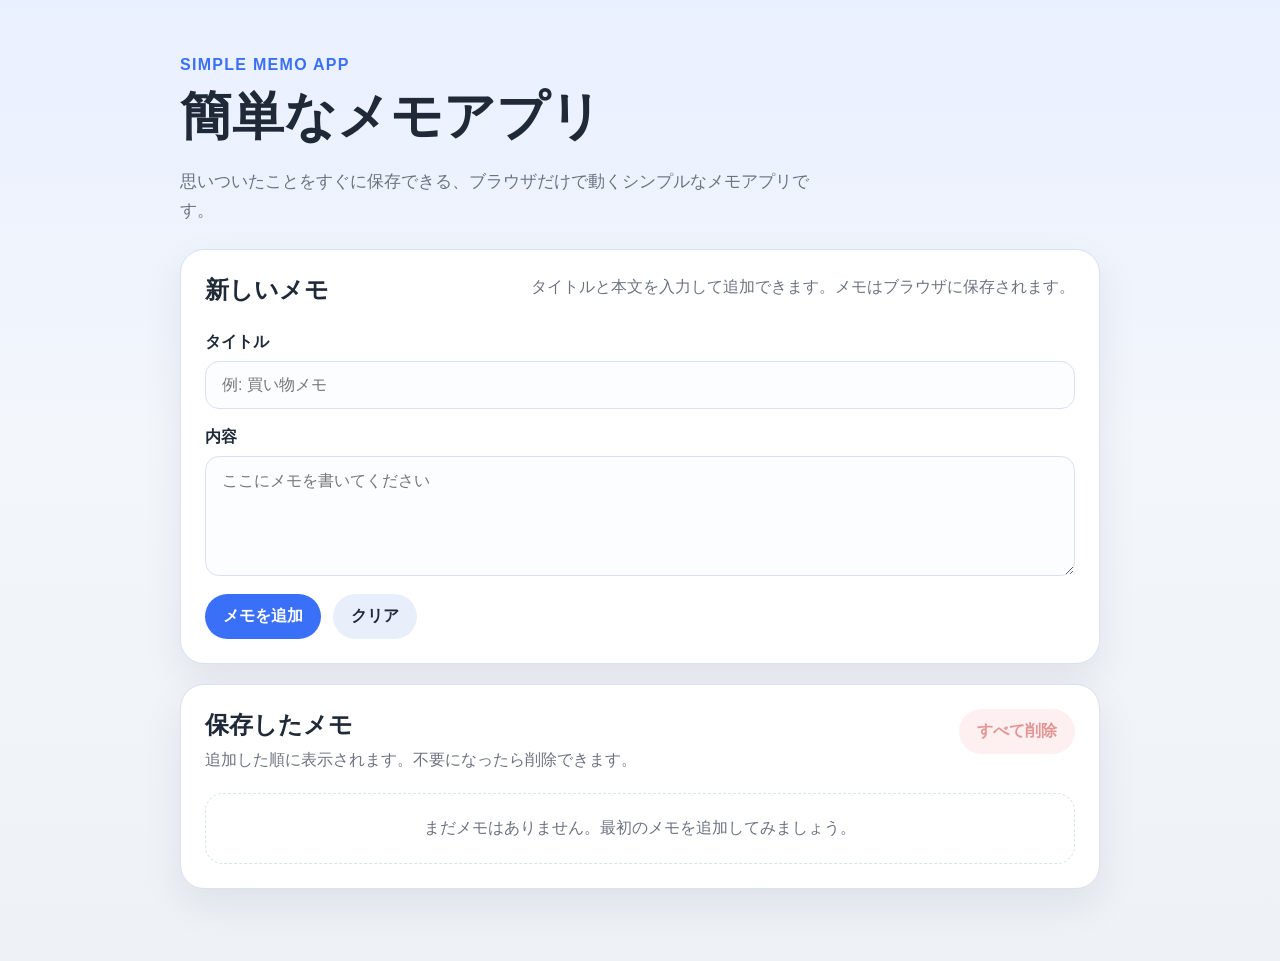
<file: index.html>
<!DOCTYPE html>
<html lang="ja">
<head>
  <meta charset="UTF-8">
  <meta name="viewport" content="width=device-width, initial-scale=1.0">
  <meta http-equiv="X-UA-Compatible" content="ie=edge">
  <link rel="stylesheet" href="stylesheet.css">
  <title>Simple Memo App</title>
</head>
<body>
  <main class="app-shell">
    <section class="hero">
      <p class="eyebrow">Simple Memo App</p>
      <h1>簡単なメモアプリ</h1>
      <p class="hero-copy">思いついたことをすぐに保存できる、ブラウザだけで動くシンプルなメモアプリです。</p>
    </section>

    <section class="memo-card" aria-labelledby="memo-form-title">
      <div class="card-header">
        <h2 id="memo-form-title">新しいメモ</h2>
        <p>タイトルと本文を入力して追加できます。メモはブラウザに保存されます。</p>
      </div>

      <form id="memo-form" class="memo-form">
        <label class="field">
          <span>タイトル</span>
          <input id="memo-title" name="title" type="text" maxlength="40" placeholder="例: 買い物メモ" required>
        </label>

        <label class="field">
          <span>内容</span>
          <textarea id="memo-content" name="content" rows="5" maxlength="300" placeholder="ここにメモを書いてください" required></textarea>
        </label>

        <div class="form-actions">
          <button type="submit" class="primary-button">メモを追加</button>
          <button type="reset" class="secondary-button">クリア</button>
        </div>
      </form>
    </section>

    <section class="memo-card" aria-labelledby="memo-list-title">
      <div class="card-header list-header">
        <div>
          <h2 id="memo-list-title">保存したメモ</h2>
          <p>追加した順に表示されます。不要になったら削除できます。</p>
        </div>
        <button id="clear-all" type="button" class="danger-button">すべて削除</button>
      </div>

      <p id="empty-state" class="empty-state">まだメモはありません。最初のメモを追加してみましょう。</p>
      <div id="memo-list" class="memo-list" aria-live="polite"></div>
    </section>
  </main>

  <template id="memo-item-template">
    <article class="memo-item">
      <div class="memo-item__body">
        <h3 class="memo-item__title"></h3>
        <p class="memo-item__content"></p>
        <time class="memo-item__date"></time>
      </div>
      <button type="button" class="icon-button" aria-label="メモを削除">削除</button>
    </article>
  </template>

  <script>
    const STORAGE_KEY = 'simple-memo-app-items';
    const memoForm = document.getElementById('memo-form');
    const memoTitle = document.getElementById('memo-title');
    const memoContent = document.getElementById('memo-content');
    const memoList = document.getElementById('memo-list');
    const emptyState = document.getElementById('empty-state');
    const clearAllButton = document.getElementById('clear-all');
    const memoTemplate = document.getElementById('memo-item-template');

    const formatDate = (isoString) => {
      const date = new Date(isoString);
      return new Intl.DateTimeFormat('ja-JP', {
        dateStyle: 'medium',
        timeStyle: 'short'
      }).format(date);
    };

    const loadMemos = () => {
      try {
        return JSON.parse(localStorage.getItem(STORAGE_KEY)) ?? [];
      } catch (error) {
        console.error('Failed to parse memos from localStorage.', error);
        return [];
      }
    };

    let memos = loadMemos();

    const saveMemos = () => {
      localStorage.setItem(STORAGE_KEY, JSON.stringify(memos));
    };

    const toggleEmptyState = () => {
      const hasMemos = memos.length > 0;
      emptyState.hidden = hasMemos;
      clearAllButton.disabled = !hasMemos;
    };

    const renderMemos = () => {
      memoList.innerHTML = '';

      memos.forEach((memo) => {
        const memoNode = memoTemplate.content.firstElementChild.cloneNode(true);
        memoNode.querySelector('.memo-item__title').textContent = memo.title;
        memoNode.querySelector('.memo-item__content').textContent = memo.content;
        memoNode.querySelector('.memo-item__date').textContent = `保存日時: ${formatDate(memo.createdAt)}`;
        memoNode.querySelector('.icon-button').addEventListener('click', () => {
          memos = memos.filter((item) => item.id !== memo.id);
          saveMemos();
          renderMemos();
        });
        memoList.appendChild(memoNode);
      });

      toggleEmptyState();
    };

    memoForm.addEventListener('submit', (event) => {
      event.preventDefault();

      const title = memoTitle.value.trim();
      const content = memoContent.value.trim();
      if (!title || !content) {
        return;
      }

      memos.unshift({
        id: crypto.randomUUID(),
        title,
        content,
        createdAt: new Date().toISOString()
      });

      saveMemos();
      renderMemos();
      memoForm.reset();
      memoTitle.focus();
    });

    clearAllButton.addEventListener('click', () => {
      if (memos.length === 0) {
        return;
      }

      memos = [];
      saveMemos();
      renderMemos();
    });

    renderMemos();
  </script>
</body>
</html>
</file>
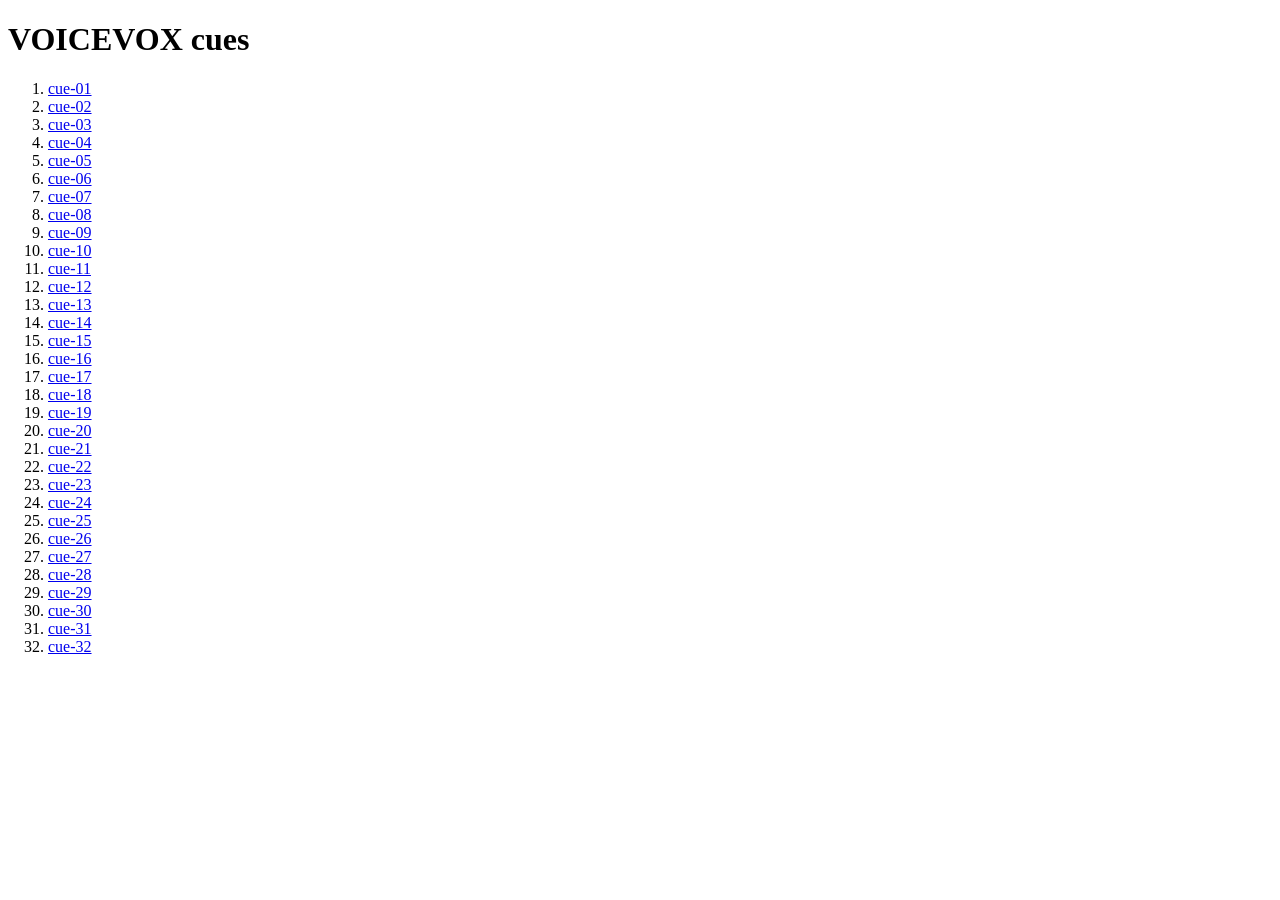
<file: tmp-voicevox-links-20260720.html>
<!doctype html><meta charset='utf-8'><title>Temporary VOICEVOX links</title><h1>VOICEVOX cues</h1><ol>
<li><a href='https://api.tts.quest/v3/voicevox/synthesis?text=%E6%AF%8E%E6%97%A5%E3%80%81%E5%AE%B6%E4%BA%8B%E3%81%AB%E6%99%82%E9%96%93%E3%82%92%E5%90%B8%E3%82%8F%E3%82%8C%E3%81%A6%E3%81%84%E3%81%BE%E3%81%9B%E3%82%93%E3%81%8B%E3%80%82%E5%AE%B6%E9%9B%BB%E3%81%AF%E3%80%81%E3%81%9C%E3%81%84%E3%81%9F%E3%81%8F%E5%93%81%E3%81%A7%E3%81%AF%E3%81%82%E3%82%8A%E3%81%BE%E3%81%9B%E3%82%93%E3%80%82&speaker=2'>cue-01</a></li>
<li><a href='https://api.tts.quest/v3/voicevox/synthesis?text=%E3%81%82%E3%81%AA%E3%81%9F%E3%81%A8%E5%AE%B6%E6%97%8F%E3%81%AE%E6%99%82%E9%96%93%E3%82%92%E5%8F%96%E3%82%8A%E6%88%BB%E3%81%99%E9%81%93%E5%85%B7%E3%81%A7%E3%81%99%E3%80%82&speaker=2'>cue-02</a></li>
<li><a href='https://api.tts.quest/v3/voicevox/synthesis?text=%E4%BB%8A%E5%9B%9E%E3%81%AF%E3%80%81%E6%9C%AC%E5%BD%93%E3%81%AB%E7%94%9F%E6%B4%BB%E3%81%8C%E5%A4%89%E3%82%8F%E3%82%8B%E5%AE%B6%E9%9B%BB%E3%82%92%E3%80%81%E4%BA%94%E4%BD%8D%E3%81%8B%E3%82%89%E7%B4%B9%E4%BB%8B%E3%81%97%E3%81%BE%E3%81%99%E3%80%82&speaker=2'>cue-03</a></li>
<li><a href='https://api.tts.quest/v3/voicevox/synthesis?text=%E7%AC%AC%E4%BA%94%E4%BD%8D%E3%81%AF%E3%80%81%E4%BA%BA%E6%84%9F%E3%82%BB%E3%83%B3%E3%82%B5%E3%83%BC%E3%83%A9%E3%82%A4%E3%83%88%E3%80%82%E5%9C%B0%E5%91%B3%E3%81%A7%E3%81%99%E3%81%8C%E3%80%81%E6%9A%AE%E3%82%89%E3%81%97%E3%81%AE%E5%B0%8F%E3%81%95%E3%81%AA%E3%82%B9%E3%83%88%E3%83%AC%E3%82%B9%E3%82%92%E7%A2%BA%E5%AE%9F%E3%81%AB%E6%B6%88%E3%81%97%E3%81%BE%E3%81%99%E3%80%82&speaker=2'>cue-04</a></li>
<li><a href='https://api.tts.quest/v3/voicevox/synthesis?text=%E5%A4%9C%E3%81%AE%E5%BB%8A%E4%B8%8B%E3%80%81%E7%8E%84%E9%96%A2%E3%80%81%E3%83%88%E3%82%A4%E3%83%AC%E3%81%A7%E3%80%81%E3%82%B9%E3%82%A4%E3%83%83%E3%83%81%E3%82%92%E6%8E%A2%E3%81%99%E5%BF%85%E8%A6%81%E3%81%8C%E3%81%82%E3%82%8A%E3%81%BE%E3%81%9B%E3%82%93%E3%80%82&speaker=2'>cue-05</a></li>
<li><a href='https://api.tts.quest/v3/voicevox/synthesis?text=%E5%AD%90%E3%81%A9%E3%82%82%E3%82%92%E6%8A%B1%E3%81%84%E3%81%A6%E3%81%84%E3%82%8B%E6%99%82%E3%82%84%E3%80%81%E4%B8%A1%E6%89%8B%E3%81%8C%E3%81%B5%E3%81%95%E3%81%8C%E3%81%A3%E3%81%A6%E3%81%84%E3%82%8B%E6%99%82%E3%81%BB%E3%81%A9%E3%80%81%E3%81%9D%E3%81%AE%E4%BE%BF%E5%88%A9%E3%81%95%E3%81%8C%E5%88%86%E3%81%8B%E3%82%8A%E3%81%BE%E3%81%99%E3%80%82&speaker=2'>cue-06</a></li>
<li><a href='https://api.tts.quest/v3/voicevox/synthesis?text=%E7%AC%AC%E5%9B%9B%E4%BD%8D%E3%81%AF%E3%80%81%E3%82%BB%E3%82%AB%E3%83%B3%E3%83%89%E5%86%B7%E5%87%8D%E5%BA%AB%E3%80%82%E3%81%BE%E3%81%A8%E3%82%81%E8%B2%B7%E3%81%84%E3%81%8C%E3%81%A7%E3%81%8D%E3%82%8B%E3%81%A0%E3%81%91%E3%81%A7%E3%81%AF%E3%81%82%E3%82%8A%E3%81%BE%E3%81%9B%E3%82%93%E3%80%82&speaker=2'>cue-07</a></li>
<li><a href='https://api.tts.quest/v3/voicevox/synthesis?text=%E5%86%B7%E5%87%8D%E9%A3%9F%E5%93%81%E3%80%81%E4%BD%9C%E3%82%8A%E7%BD%AE%E3%81%8D%E3%80%81%E8%82%89%E3%80%81%E3%83%91%E3%83%B3%E3%82%92%E3%80%81%E8%BF%B7%E3%82%8F%E3%81%9A%E4%BF%9D%E7%AE%A1%E3%81%A7%E3%81%8D%E3%81%BE%E3%81%99%E3%80%82&speaker=2'>cue-08</a></li>
<li><a href='https://api.tts.quest/v3/voicevox/synthesis?text=%E8%B2%B7%E3%81%84%E7%89%A9%E3%81%AE%E5%9B%9E%E6%95%B0%E3%81%8C%E6%B8%9B%E3%82%8A%E3%80%81%E7%96%B2%E3%82%8C%E3%81%9F%E6%97%A5%E3%81%AE%E9%A3%9F%E4%BA%8B%E3%82%82%E3%80%81%E3%81%99%E3%81%90%E3%81%AB%E7%94%A8%E6%84%8F%E3%81%A7%E3%81%8D%E3%81%BE%E3%81%99%E3%80%82&speaker=2'>cue-09</a></li>
<li><a href='https://api.tts.quest/v3/voicevox/synthesis?text=%E5%86%B7%E5%87%8D%E5%BA%AB%E3%81%AB%E4%BD%99%E8%A3%95%E3%81%8C%E3%81%82%E3%82%8B%E3%81%A8%E3%80%81%E5%AE%89%E3%81%84%E6%97%A5%E3%81%AB%E8%B2%B7%E3%81%84%E3%80%81%E6%99%82%E9%96%93%E3%81%8C%E3%81%82%E3%82%8B%E6%97%A5%E3%81%AB%E4%BD%9C%E3%82%8C%E3%81%BE%E3%81%99%E3%80%82&speaker=2'>cue-10</a></li>
<li><a href='https://api.tts.quest/v3/voicevox/synthesis?text=%E9%A3%9F%E6%9D%90%E3%82%92%E7%84%A1%E9%A7%84%E3%81%AB%E3%81%97%E3%81%AB%E3%81%8F%E3%81%8F%E3%81%AA%E3%82%8A%E3%80%81%E7%8C%AE%E7%AB%8B%E3%81%AE%E9%81%B8%E6%8A%9E%E8%82%A2%E3%82%82%E5%A2%97%E3%81%88%E3%81%BE%E3%81%99%E3%80%82&speaker=2'>cue-11</a></li>
<li><a href='https://api.tts.quest/v3/voicevox/synthesis?text=%E5%A4%A7%E5%AE%B6%E6%97%8F%E3%81%BB%E3%81%A9%E3%80%81%E5%8D%98%E3%81%AA%E3%82%8B%E5%8F%8E%E7%B4%8D%E3%81%A7%E3%81%AF%E3%81%AA%E3%81%8F%E3%80%81%E7%94%9F%E6%B4%BB%E3%82%92%E6%94%AF%E3%81%88%E3%82%8B%E5%9C%A8%E5%BA%AB%E5%9F%BA%E5%9C%B0%E3%81%AB%E3%81%AA%E3%82%8A%E3%81%BE%E3%81%99%E3%80%82&speaker=2'>cue-12</a></li>
<li><a href='https://api.tts.quest/v3/voicevox/synthesis?text=%E7%AC%AC%E4%B8%89%E4%BD%8D%E3%81%AF%E3%80%81%E3%83%AD%E3%83%9C%E3%83%83%E3%83%88%E6%8E%83%E9%99%A4%E6%A9%9F%E3%80%82%E5%BA%8A%E3%81%AE%E3%81%BB%E3%81%93%E3%82%8A%E3%82%84%E9%A3%9F%E3%81%B9%E3%81%93%E3%81%BC%E3%81%97%E3%81%AF%E3%80%81%E6%AF%8E%E6%97%A5%E5%B0%91%E3%81%97%E3%81%9A%E3%81%A4%E5%A2%97%E3%81%88%E3%81%BE%E3%81%99%E3%80%82&speaker=2'>cue-13</a></li>
<li><a href='https://api.tts.quest/v3/voicevox/synthesis?text=%E3%81%9D%E3%81%AE%E3%81%9F%E3%81%B3%E3%81%AB%E6%8E%83%E9%99%A4%E6%A9%9F%E3%82%92%E5%87%BA%E3%81%99%E3%81%AE%E3%81%AF%E3%80%81%E6%83%B3%E5%83%8F%E4%BB%A5%E4%B8%8A%E3%81%AB%E9%9D%A2%E5%80%92%E3%81%A7%E3%81%99%E3%80%82&speaker=2'>cue-14</a></li>
<li><a href='https://api.tts.quest/v3/voicevox/synthesis?text=%E3%83%AD%E3%83%9C%E3%83%83%E3%83%88%E6%8E%83%E9%99%A4%E6%A9%9F%E3%81%AA%E3%82%89%E3%80%81%E5%A4%96%E5%87%BA%E4%B8%AD%E3%82%84%E4%BB%95%E4%BA%8B%E4%B8%AD%E3%81%AB%E3%80%81%E5%BA%8A%E3%81%AE%E7%8A%B6%E6%85%8B%E3%82%92%E3%83%AA%E3%82%BB%E3%83%83%E3%83%88%E3%81%A7%E3%81%8D%E3%81%BE%E3%81%99%E3%80%82&speaker=2'>cue-15</a></li>
<li><a href='https://api.tts.quest/v3/voicevox/synthesis?text=%E6%9C%80%E5%A4%A7%E3%81%AE%E5%8A%B9%E6%9E%9C%E3%81%AF%E3%80%81%E9%83%A8%E5%B1%8B%E3%81%8C%E5%AE%8C%E7%92%A7%E3%81%AB%E3%81%AA%E3%82%8B%E3%81%93%E3%81%A8%E3%81%A7%E3%81%AF%E3%81%82%E3%82%8A%E3%81%BE%E3%81%9B%E3%82%93%E3%80%82&speaker=2'>cue-16</a></li>
<li><a href='https://api.tts.quest/v3/voicevox/synthesis?text=%E6%8E%83%E9%99%A4%E3%82%92%E5%A7%8B%E3%82%81%E3%82%8B%E6%B1%BA%E6%96%AD%E3%81%8C%E3%80%81%E6%AF%8E%E6%97%A5%E4%B8%80%E3%81%A4%E6%B8%9B%E3%82%8B%E3%81%93%E3%81%A8%E3%81%A7%E3%81%99%E3%80%82&speaker=2'>cue-17</a></li>
<li><a href='https://api.tts.quest/v3/voicevox/synthesis?text=%E5%BA%8A%E3%81%AB%E7%89%A9%E3%82%92%E7%BD%AE%E3%81%8B%E3%81%AA%E3%81%84%E7%BF%92%E6%85%A3%E3%82%82%E7%94%9F%E3%81%BE%E3%82%8C%E3%80%81%E5%AE%B6%E5%85%A8%E4%BD%93%E3%81%8C%E6%95%A3%E3%82%89%E3%81%8B%E3%82%8A%E3%81%AB%E3%81%8F%E3%81%8F%E3%81%AA%E3%82%8A%E3%81%BE%E3%81%99%E3%80%82&speaker=2'>cue-18</a></li>
<li><a href='https://api.tts.quest/v3/voicevox/synthesis?text=%E7%AC%AC%E4%BA%8C%E4%BD%8D%E3%81%AF%E3%80%81%E3%83%89%E3%83%A9%E3%83%A0%E5%BC%8F%E6%B4%97%E6%BF%AF%E4%B9%BE%E7%87%A5%E6%A9%9F%E3%80%82%E6%B4%97%E6%BF%AF%E3%81%A7%E9%87%8D%E3%81%84%E3%81%AE%E3%81%AF%E3%80%81%E6%B4%97%E3%81%86%E3%81%93%E3%81%A8%E3%81%A7%E3%81%AF%E3%81%82%E3%82%8A%E3%81%BE%E3%81%9B%E3%82%93%E3%80%82&speaker=2'>cue-19</a></li>
<li><a href='https://api.tts.quest/v3/voicevox/synthesis?text=%E5%B9%B2%E3%81%99%E3%80%81%E5%8F%96%E3%82%8A%E8%BE%BC%E3%82%80%E3%80%81%E5%A4%A9%E6%B0%97%E3%82%92%E6%B0%97%E3%81%AB%E3%81%99%E3%82%8B%E3%80%82%E3%81%93%E3%81%AE%E7%B9%B0%E3%82%8A%E8%BF%94%E3%81%97%E3%81%A7%E3%81%99%E3%80%82&speaker=2'>cue-20</a></li>
<li><a href='https://api.tts.quest/v3/voicevox/synthesis?text=%E5%AE%B6%E6%97%8F%E3%81%8C%E5%A4%9A%E3%81%84%E3%81%BB%E3%81%A9%E3%80%81%E6%AF%8E%E6%97%A5%E3%81%AE%E6%B4%97%E6%BF%AF%E7%89%A9%E3%81%AF%E7%B5%82%E3%82%8F%E3%82%8A%E3%81%BE%E3%81%9B%E3%82%93%E3%80%82&speaker=2'>cue-21</a></li>
<li><a href='https://api.tts.quest/v3/voicevox/synthesis?text=%E6%B4%97%E6%BF%AF%E3%81%8B%E3%82%89%E4%B9%BE%E7%87%A5%E3%81%BE%E3%81%A7%E4%BB%BB%E3%81%9B%E3%82%8C%E3%81%B0%E3%80%81%E5%A4%9C%E3%81%AB%E5%85%A5%E3%82%8C%E3%81%A6%E3%80%81%E6%9C%9D%E3%81%AB%E4%B9%BE%E3%81%84%E3%81%9F%E6%9C%8D%E3%82%92%E5%8F%97%E3%81%91%E5%8F%96%E3%82%8C%E3%81%BE%E3%81%99%E3%80%82&speaker=2'>cue-22</a></li>
<li><a href='https://api.tts.quest/v3/voicevox/synthesis?text=%E6%A2%85%E9%9B%A8%E3%82%84%E5%8F%B0%E9%A2%A8%E3%81%A7%E3%82%82%E4%BA%88%E5%AE%9A%E3%81%8C%E5%B4%A9%E3%82%8C%E3%81%BE%E3%81%9B%E3%82%93%E3%80%82&speaker=2'>cue-23</a></li>
<li><a href='https://api.tts.quest/v3/voicevox/synthesis?text=%E5%88%9D%E6%9C%9F%E8%B2%BB%E7%94%A8%E3%81%AF%E9%AB%98%E3%81%8F%E3%81%A6%E3%82%82%E3%80%81%E6%AF%8E%E6%97%A5%E7%99%BA%E7%94%9F%E3%81%99%E3%82%8B%E6%99%82%E9%96%93%E3%82%92%E6%B8%9B%E3%82%89%E3%81%9B%E3%82%8B%E3%81%9F%E3%82%81%E3%80%81%E9%95%B7%E3%81%8F%E4%BD%BF%E3%81%86%E3%81%BB%E3%81%A9%E4%BE%A1%E5%80%A4%E3%81%8C%E5%A4%A7%E3%81%8D%E3%81%8F%E3%81%AA%E3%82%8A%E3%81%BE%E3%81%99%E3%80%82&speaker=2'>cue-24</a></li>
<li><a href='https://api.tts.quest/v3/voicevox/synthesis?text=%E7%AC%AC%E4%B8%80%E4%BD%8D%E3%81%AF%E3%80%81%E9%A3%9F%E5%99%A8%E6%B4%97%E3%81%84%E4%B9%BE%E7%87%A5%E6%A9%9F%E3%80%82%E9%A3%9F%E5%BE%8C%E3%81%AE%E7%9A%BF%E6%B4%97%E3%81%84%E3%81%AF%E3%80%81%E4%B8%80%E5%9B%9E%E3%81%AA%E3%82%89%E7%9F%AD%E3%81%8F%E3%81%A6%E3%82%82%E3%80%81%E6%AF%8E%E6%97%A5%E7%A9%8D%E3%81%BF%E9%87%8D%E3%81%AA%E3%82%8A%E3%81%BE%E3%81%99%E3%80%82&speaker=2'>cue-25</a></li>
<li><a href='https://api.tts.quest/v3/voicevox/synthesis?text=%E6%96%99%E7%90%86%E3%81%8C%E7%B5%82%E3%82%8F%E3%81%A3%E3%81%9F%E3%81%AE%E3%81%AB%E3%80%81%E3%81%BE%E3%81%A0%E4%BB%95%E4%BA%8B%E3%81%8C%E6%AE%8B%E3%81%A3%E3%81%A6%E3%81%84%E3%82%8B%E3%80%82%E3%81%9D%E3%81%AE%E6%84%9F%E8%A6%9A%E3%82%92%E6%B6%88%E3%81%97%E3%81%A6%E3%81%8F%E3%82%8C%E3%82%8B%E5%AE%B6%E9%9B%BB%E3%81%A7%E3%81%99%E3%80%82&speaker=2'>cue-26</a></li>
<li><a href='https://api.tts.quest/v3/voicevox/synthesis?text=%E9%A3%9F%E5%99%A8%E3%82%92%E5%85%A5%E3%82%8C%E3%80%81%E6%B4%97%E5%89%A4%E3%82%92%E5%85%A5%E3%82%8C%E3%80%81%E3%83%9C%E3%82%BF%E3%83%B3%E3%82%92%E6%8A%BC%E3%81%99%E3%80%82&speaker=2'>cue-27</a></li>
<li><a href='https://api.tts.quest/v3/voicevox/synthesis?text=%E6%89%8B%E6%B4%97%E3%81%84%E3%81%AE%E6%99%82%E9%96%93%E3%81%A0%E3%81%91%E3%81%A7%E3%81%AA%E3%81%8F%E3%80%81%E7%89%87%E4%BB%98%E3%81%91%E3%82%92%E8%80%83%E3%81%88%E3%82%8B%E8%B2%A0%E6%8B%85%E3%81%BE%E3%81%A7%E6%B8%9B%E3%82%8A%E3%81%BE%E3%81%99%E3%80%82&speaker=2'>cue-28</a></li>
<li><a href='https://api.tts.quest/v3/voicevox/synthesis?text=%E7%89%B9%E3%81%AB%E5%AD%90%E8%82%B2%E3%81%A6%E5%AE%B6%E5%BA%AD%E3%81%A7%E3%81%AF%E3%80%81%E9%A3%9F%E5%BE%8C%E3%81%AE%E4%BA%8C%E5%8D%81%E5%88%86%E3%81%8C%E3%80%81%E4%BC%9A%E8%A9%B1%E3%80%81%E5%85%A5%E6%B5%B4%E3%80%81%E4%BC%91%E6%81%AF%E3%81%AE%E6%99%82%E9%96%93%E3%81%AB%E5%A4%89%E3%82%8F%E3%82%8A%E3%81%BE%E3%81%99%E3%80%82&speaker=2'>cue-29</a></li>
<li><a href='https://api.tts.quest/v3/voicevox/synthesis?text=%E6%9C%80%E3%82%82%E7%94%9F%E6%B4%BB%E3%82%92%E5%A4%89%E3%81%88%E3%82%8B%E5%AE%B6%E9%9B%BB%E3%81%A7%E3%81%99%E3%80%82&speaker=2'>cue-30</a></li>
<li><a href='https://api.tts.quest/v3/voicevox/synthesis?text=%E5%AE%B6%E9%9B%BB%E3%82%92%E9%81%B8%E3%81%B6%E5%9F%BA%E6%BA%96%E3%81%AF%E3%80%81%E6%A9%9F%E8%83%BD%E3%81%AE%E5%A4%9A%E3%81%95%E3%81%A7%E3%81%AF%E3%81%82%E3%82%8A%E3%81%BE%E3%81%9B%E3%82%93%E3%80%82%E6%AF%8E%E6%97%A5%E3%81%AE%E6%B1%BA%E6%96%AD%E3%81%A8%E4%BD%9C%E6%A5%AD%E3%82%92%E3%80%81%E3%81%A9%E3%82%8C%E3%81%A0%E3%81%91%E6%B8%9B%E3%82%89%E3%81%9B%E3%82%8B%E3%81%8B%E3%80%82&speaker=2'>cue-31</a></li>
<li><a href='https://api.tts.quest/v3/voicevox/synthesis?text=%E6%B5%AE%E3%81%84%E3%81%9F%E6%99%82%E9%96%93%E3%82%92%E3%80%81%E3%81%82%E3%81%AA%E3%81%9F%E3%81%8C%E6%9C%AC%E5%BD%93%E3%81%AB%E5%A4%A7%E5%88%87%E3%81%AB%E3%81%97%E3%81%9F%E3%81%84%E3%81%93%E3%81%A8%E3%81%B8%E4%BD%BF%E3%81%A3%E3%81%A6%E3%81%8F%E3%81%A0%E3%81%95%E3%81%84%E3%80%82&speaker=2'>cue-32</a></li>
</ol>
</file>
<file: stylesheet.css>
:root {
  color-scheme: light;
  --page-background: #f3f6fb;
  --card-background: #ffffff;
  --primary: #3a6ff7;
  --primary-dark: #2956c9;
  --danger: #ef4444;
  --danger-dark: #c92d2d;
  --text-main: #1f2937;
  --text-subtle: #6b7280;
  --border: #d9e2f1;
  --shadow: 0 16px 40px rgba(15, 23, 42, 0.08);
}

* {
  box-sizing: border-box;
}

body {
  margin: 0;
  min-height: 100vh;
  font-family: 'Hiragino Sans', 'Yu Gothic', sans-serif;
  background: linear-gradient(180deg, #e9f0ff 0%, var(--page-background) 45%, #eef2f7 100%);
  color: var(--text-main);
}

button,
input,
textarea {
  font: inherit;
}

button {
  cursor: pointer;
}

.app-shell {
  width: min(100%, 960px);
  margin: 0 auto;
  padding: 56px 20px 72px;
}

.hero {
  margin-bottom: 24px;
}

.eyebrow {
  margin: 0 0 8px;
  color: var(--primary);
  font-weight: 700;
  letter-spacing: 0.08em;
  text-transform: uppercase;
}

.hero h1 {
  margin: 0;
  font-size: clamp(2rem, 5vw, 3.25rem);
}

.hero-copy {
  max-width: 640px;
  margin: 16px 0 0;
  color: var(--text-subtle);
  font-size: 1.05rem;
  line-height: 1.7;
}

.memo-card {
  background: var(--card-background);
  border: 1px solid var(--border);
  border-radius: 24px;
  box-shadow: var(--shadow);
  padding: 24px;
}

.memo-card + .memo-card {
  margin-top: 20px;
}

.card-header {
  display: flex;
  align-items: flex-start;
  justify-content: space-between;
  gap: 16px;
  margin-bottom: 20px;
}

.card-header h2 {
  margin: 0 0 6px;
}

.card-header p {
  margin: 0;
  color: var(--text-subtle);
  line-height: 1.6;
}

.memo-form {
  display: grid;
  gap: 18px;
}

.field {
  display: grid;
  gap: 8px;
}

.field span {
  font-weight: 700;
}

.field input,
.field textarea {
  width: 100%;
  border: 1px solid var(--border);
  border-radius: 14px;
  padding: 14px 16px;
  background: #fbfdff;
  transition: border-color 0.2s ease, box-shadow 0.2s ease;
}

.field input:focus,
.field textarea:focus {
  outline: none;
  border-color: var(--primary);
  box-shadow: 0 0 0 4px rgba(58, 111, 247, 0.15);
}

.form-actions {
  display: flex;
  flex-wrap: wrap;
  gap: 12px;
}

.primary-button,
.secondary-button,
.danger-button,
.icon-button {
  border: none;
  border-radius: 999px;
  padding: 12px 18px;
  font-weight: 700;
  transition: transform 0.15s ease, opacity 0.2s ease, background-color 0.2s ease;
}

.primary-button {
  background: var(--primary);
  color: #ffffff;
}

.primary-button:hover {
  background: var(--primary-dark);
}

.secondary-button {
  background: #e9eefb;
  color: var(--text-main);
}

.danger-button,
.icon-button {
  background: #fee2e2;
  color: var(--danger-dark);
}

.danger-button:hover,
.icon-button:hover {
  background: #fecaca;
}

.primary-button:hover,
.secondary-button:hover,
.danger-button:hover,
.icon-button:hover {
  transform: translateY(-1px);
}

.danger-button:disabled {
  opacity: 0.5;
  cursor: not-allowed;
  transform: none;
}

.empty-state {
  margin: 0;
  padding: 24px;
  border: 1px dashed var(--border);
  border-radius: 18px;
  color: var(--text-subtle);
  text-align: center;
}

.memo-list {
  display: grid;
  gap: 14px;
}

.memo-item {
  display: flex;
  justify-content: space-between;
  gap: 16px;
  padding: 20px;
  border: 1px solid var(--border);
  border-radius: 18px;
  background: #fbfdff;
}

.memo-item__body {
  min-width: 0;
}

.memo-item__title {
  margin: 0 0 8px;
  font-size: 1.1rem;
}

.memo-item__content {
  margin: 0 0 12px;
  color: var(--text-subtle);
  line-height: 1.7;
  white-space: pre-wrap;
  word-break: break-word;
}

.memo-item__date {
  color: #94a3b8;
  font-size: 0.92rem;
}

@media (max-width: 720px) {
  .app-shell {
    padding: 32px 16px 56px;
  }

  .memo-card {
    padding: 20px;
    border-radius: 20px;
  }

  .card-header,
  .memo-item {
    flex-direction: column;
  }

  .danger-button,
  .icon-button,
  .primary-button,
  .secondary-button {
    width: 100%;
    justify-content: center;
  }
}
</file>
